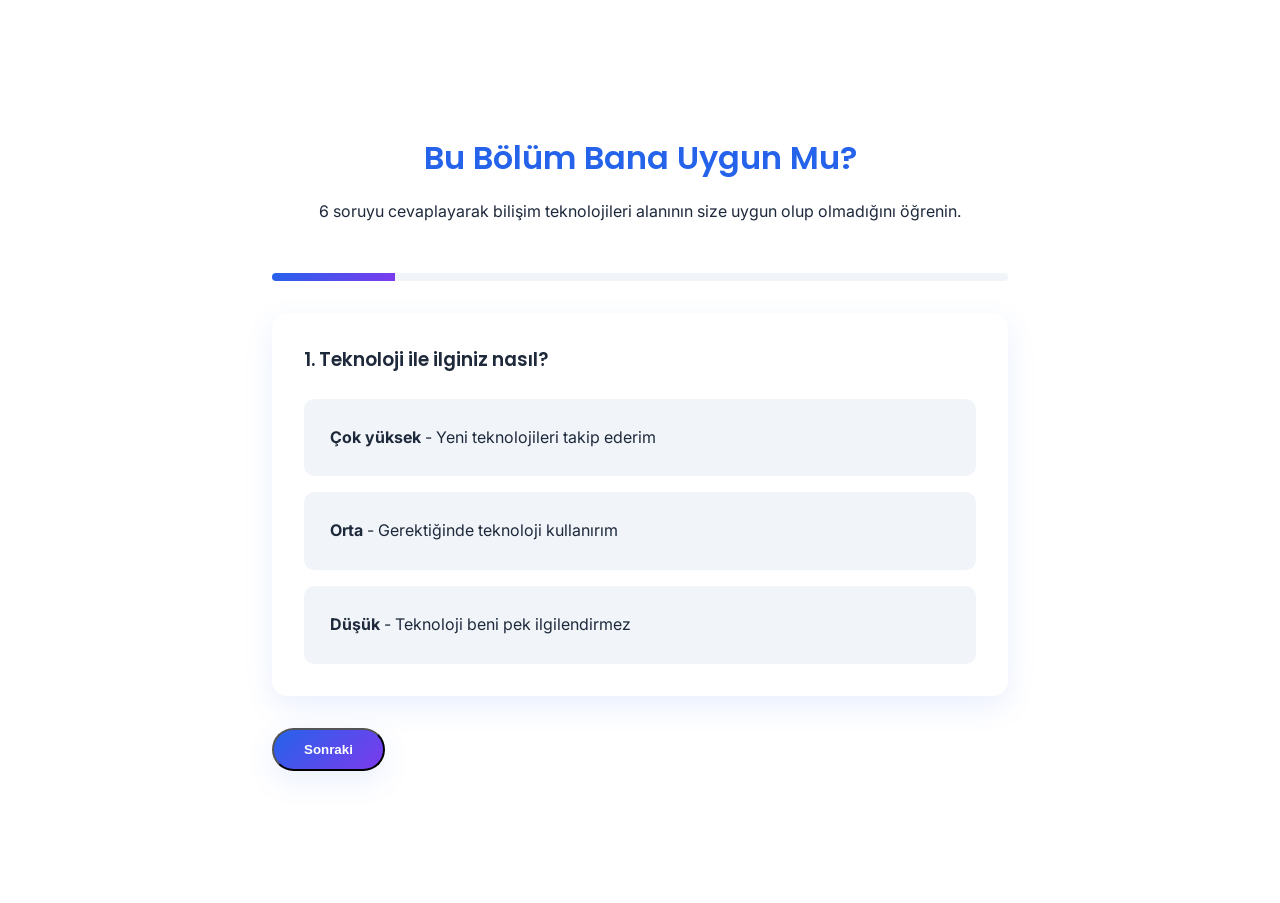
<file: test.html>
<!DOCTYPE html>
<html lang="tr">
<head>
    <meta charset="UTF-8">
    <meta name="viewport" content="width=device-width, initial-scale=1.0">
    <title>Uygunluk Testi - Bilişim Teknolojileri Alanı</title>
    <link href="https://fonts.googleapis.com/css2?family=Poppins:wght@300;400;500;600;700&family=Inter:wght@300;400;500;600&display=swap" rel="stylesheet">
    <link rel="stylesheet" href="https://cdnjs.cloudflare.com/ajax/libs/font-awesome/6.4.0/css/all.min.css">
    <link rel="stylesheet" href="css/style.css">
    <style>
        .test-container {
            max-width: 800px;
            margin: 100px auto;
            padding: 2rem;
        }
        
        .test-header {
            text-align: center;
            margin-bottom: 3rem;
        }
        
        .test-header h1 {
            color: var(--primary);
            margin-bottom: 1rem;
        }
        
        .progress-bar {
            width: 100%;
            height: 8px;
            background: var(--light);
            border-radius: 10px;
            margin-bottom: 2rem;
            overflow: hidden;
        }
        
        .progress-fill {
            height: 100%;
            background: var(--gradient);
            width: 0%;
            transition: width 0.3s;
        }
        
        .question {
            background: var(--white);
            padding: 2rem;
            border-radius: 15px;
            box-shadow: var(--shadow);
            margin-bottom: 2rem;
            display: none;
        }
        
        .question.active {
            display: block;
            animation: fadeIn 0.5s;
        }
        
        .question h3 {
            margin-bottom: 1.5rem;
            color: var(--dark);
        }
        
        .options {
            display: grid;
            gap: 1rem;
        }
        
        .option {
            padding: 1.5rem;
            background: var(--light);
            border: 2px solid transparent;
            border-radius: 10px;
            cursor: pointer;
            transition: all 0.3s;
        }
        
        .option:hover {
            border-color: var(--primary);
            transform: translateX(5px);
        }
        
        .option.selected {
            border-color: var(--primary);
            background: rgba(37, 99, 235, 0.1);
        }
        
        .nav-buttons {
            display: flex;
            justify-content: space-between;
            gap: 1rem;
        }
        
        .result {
            display: none;
            text-align: center;
            background: var(--white);
            padding: 3rem;
            border-radius: 15px;
            box-shadow: var(--shadow);
        }
        
        .result.show {
            display: block;
            animation: fadeIn 0.5s;
        }
        
        .result-icon {
            font-size: 5rem;
            margin-bottom: 1rem;
        }
        
        .result-title {
            font-size: 2.5rem;
            margin-bottom: 1rem;
            color: var(--primary);
        }
        
        .result-desc {
            color: var(--gray);
            margin-bottom: 2rem;
            font-size: 1.1rem;
        }
        
        .recommendations {
            background: var(--light);
            padding: 2rem;
            border-radius: 10px;
            margin-bottom: 2rem;
            text-align: left;
        }
        
        .recommendations h4 {
            color: var(--primary);
            margin-bottom: 1rem;
        }
        
        .recommendations ul {
            list-style: none;
        }
        
        .recommendations li {
            padding: 0.5rem 0;
            padding-left: 1.5rem;
            position: relative;
        }
        
        .recommendations li::before {
            content: '✓';
            position: absolute;
            left: 0;
            color: var(--primary);
            font-weight: bold;
        }
    </style>
</head>
<body>
    <div class="test-container">
        <div class="test-header">
            <h1>Bu Bölüm Bana Uygun Mu?</h1>
            <p>6 soruyu cevaplayarak bilişim teknolojileri alanının size uygun olup olmadığını öğrenin.</p>
        </div>
        
        <div class="progress-bar">
            <div class="progress-fill" id="progressFill"></div>
        </div>
        
        <div id="questions">
            <div class="question active" data-q="1">
                <h3>1. Teknoloji ile ilginiz nasıl?</h3>
                <div class="options">
                    <div class="option" data-value="3">
                        <strong>Çok yüksek</strong> - Yeni teknolojileri takip ederim
                    </div>
                    <div class="option" data-value="2">
                        <strong>Orta</strong> - Gerektiğinde teknoloji kullanırım
                    </div>
                    <div class="option" data-value="1">
                        <strong>Düşük</strong> - Teknoloji beni pek ilgilendirmez
                    </div>
                </div>
            </div>
            
            <div class="question" data-q="2">
                <h3>2. Problem çözme konusunda kendinizi nasıl görüyorsunuz?</h3>
                <div class="options">
                    <div class="option" data-value="3">
                        <strong>Çok iyi</strong> - Karmaşık problemleri çözmeyi severim
                    </div>
                    <div class="option" data-value="2">
                        <strong>İyi</strong> - Çoğu problemi çözebilirim
                    </div>
                    <div class="option" data-value="1">
                        <strong>Zor</strong> - Problem çözme beni zorlar
                    </div>
                </div>
            </div>
            
            <div class="question" data-q="3">
                <h3>3. Matematik ve mantık dersleri ile aranız nasıl?</h3>
                <div class="options">
                    <div class="option" data-value="3">
                        <strong>Çok iyi</strong> - Bu dersleri severim
                    </div>
                    <div class="option" data-value="2">
                        <strong>İyi</strong> - İdare ederim
                    </div>
                    <div class="option" data-value="1">
                        <strong>Zor</strong> - Bu dersler beni zorlar
                    </div>
                </div>
            </div>
            
            <div class="question" data-q="4">
                <h3>4. Yaratıcılık ve tasarım konusunda kendinizi nasıl görüyorsunuz?</h3>
                <div class="options">
                    <div class="option" data-value="3">
                        <strong>Çok yaratıcı</strong> - Tasarım yapmayı severim
                    </div>
                    <div class="option" data-value="2">
                        <strong>Orta</strong> - Bazen yaratıcı fikirlerim olur
                    </div>
                    <div class="option" data-value="1">
                        <strong>Düşük</strong> - Yaratıcılık benim alanım değil
                    </div>
                </div>
            </div>
            
            <div class="question" data-q="5">
                <h3>5. Takım çalışması konusunda nasılsınız?</h3>
                <div class="options">
                    <div class="option" data-value="3">
                        <strong>Çok iyi</strong> - Takım çalışmasını severim
                    </div>
                    <div class="option" data-value="2">
                        <strong>İyi</strong> - Takımda çalışabilirim
                    </div>
                    <div class="option" data-value="1">
                        <strong>Zor</strong> - Bireysel çalışmayı tercih ederim
                    </div>
                </div>
            </div>
            
            <div class="question" data-q="6">
                <h3>6. Sürekli öğrenme konusunda motivasyonunuz nasıl?</h3>
                <div class="options">
                    <div class="option" data-value="3">
                        <strong>Çok yüksek</strong> - Sürekli yeni şeyler öğrenmeyi severim
                    </div>
                    <div class="option" data-value="2">
                        <strong>Orta</strong> - Gerektiğinde öğrenirim
                    </div>
                    <div class="option" data-value="1">
                        <strong>Düşük</strong> - Öğrenmek beni yorar
                    </div>
                </div>
            </div>
        </div>
        
        <div class="nav-buttons">
            <button class="btn btn-outline" id="prevBtn" style="display: none;">Önceki</button>
            <button class="btn btn-primary" id="nextBtn">Sonraki</button>
        </div>
        
        <div class="result" id="result">
            <div class="result-icon" id="resultIcon"></div>
            <h2 class="result-title" id="resultTitle"></h2>
            <p class="result-desc" id="resultDesc"></p>
            <div class="recommendations" id="recommendations"></div>
            <a href="index.html" class="btn btn-primary">Ana Sayfaya Dön</a>
        </div>
    </div>

    <script>
        let currentQ = 1;
        const totalQ = 6;
        let answers = {};
        
        const questions = document.querySelectorAll('.question');
        const nextBtn = document.getElementById('nextBtn');
        const prevBtn = document.getElementById('prevBtn');
        const progressFill = document.getElementById('progressFill');
        const result = document.getElementById('result');
        
        // Update progress
        function updateProgress() {
            const progress = (currentQ / totalQ) * 100;
            progressFill.style.width = progress + '%';
        }
        
        // Show question
        function showQuestion(q) {
            questions.forEach(question => question.classList.remove('active'));
            document.querySelector(`[data-q="${q}"]`).classList.add('active');
            
            prevBtn.style.display = q > 1 ? 'block' : 'none';
            nextBtn.textContent = q === totalQ ? 'Sonuçları Gör' : 'Sonraki';
            
            updateProgress();
        }
        
        // Option selection
        document.querySelectorAll('.option').forEach(option => {
            option.addEventListener('click', function() {
                const question = this.closest('.question');
                const q = question.dataset.q;
                
                question.querySelectorAll('.option').forEach(opt => opt.classList.remove('selected'));
                this.classList.add('selected');
                
                answers[q] = parseInt(this.dataset.value);
            });
        });
        
        // Next button
        nextBtn.addEventListener('click', () => {
            if (!answers[currentQ]) {
                alert('Lütfen bir seçenek seçin.');
                return;
            }
            
            if (currentQ < totalQ) {
                currentQ++;
                showQuestion(currentQ);
            } else {
                showResults();
            }
        });
        
        // Previous button
        prevBtn.addEventListener('click', () => {
            if (currentQ > 1) {
                currentQ--;
                showQuestion(currentQ);
            }
        });
        
        // Show results
        function showResults() {
            const total = Object.values(answers).reduce((sum, val) => sum + val, 0);
            const max = totalQ * 3;
            const percentage = (total / max) * 100;
            
            document.getElementById('questions').style.display = 'none';
            document.querySelector('.nav-buttons').style.display = 'none';
            document.querySelector('.progress-bar').style.display = 'none';
            
            let resultData;
            
            if (percentage >= 80) {
                resultData = {
                    icon: '🎯',
                    title: 'Mükemmel Uyum!',
                    desc: 'Bilişim Teknolojileri alanı sizin için ideal! Teknolojiye olan ilginiz ve yetenekleriniz bu alanda başarılı olmanız için mükemmel.',
                    recommendations: [
                        'Programlama dillerini öğrenmeye başlayın',
                        'Teknoloji bloglarını takip edin',
                        'Küçük projeler geliştirin',
                        'Açık kaynak projelere katkıda bulunun'
                    ]
                };
            } else if (percentage >= 60) {
                resultData = {
                    icon: '👍',
                    title: 'İyi Uyum',
                    desc: 'Bilişim Teknolojileri alanında başarılı olabilirsiniz! Bazı alanlarda kendinizi geliştirmeniz gerekebilir.',
                    recommendations: [
                        'Matematik ve mantık becerilerinizi güçlendirin',
                        'Basit programlama örnekleriyle başlayın',
                        'Online kurslarla kendinizi geliştirin',
                        'Pratik projeler yapın'
                    ]
                };
            } else {
                resultData = {
                    icon: '🤔',
                    title: 'Dikkatli Düşünün',
                    desc: 'Bilişim Teknolojileri alanı şu anda size tam uygun görünmüyor. Ancak ilginiz varsa, eksik yönlerinizi geliştirebilirsiniz.',
                    recommendations: [
                        'Teknolojiye olan ilginizi artırmaya çalışın',
                        'Problem çözme becerilerinizi geliştirin',
                        'Basit bilgisayar uygulamalarını keşfedin',
                        'Kariyer danışmanından yardım alın'
                    ]
                };
            }
            
            document.getElementById('resultIcon').textContent = resultData.icon;
            document.getElementById('resultTitle').textContent = resultData.title;
            document.getElementById('resultDesc').textContent = resultData.desc;
            
            const recHTML = `
                <h4>Önerilerimiz:</h4>
                <ul>
                    ${resultData.recommendations.map(rec => `<li>${rec}</li>`).join('')}
                </ul>
            `;
            document.getElementById('recommendations').innerHTML = recHTML;
            
            result.classList.add('show');
        }
        
        updateProgress();
    </script>
</body>
</html>
</file>
<file: css/style.css>
/* Variables */
:root {
    --primary: #2563eb;
    --secondary: #7c3aed;
    --dark: #1e293b;
    --light: #f1f5f9;
    --white: #ffffff;
    --gray: #64748b;
    --gradient: linear-gradient(135deg, #2563eb 0%, #7c3aed 100%);
    --shadow: 0 10px 30px rgba(37, 99, 235, 0.1);
    --shadow-lg: 0 20px 40px rgba(37, 99, 235, 0.15);
}

/* Reset */
* {
    margin: 0;
    padding: 0;
    box-sizing: border-box;
}

html {
    scroll-behavior: smooth;
}

body {
    font-family: 'Inter', sans-serif;
    color: var(--dark);
    line-height: 1.6;
    overflow-x: hidden;
}

h1, h2, h3, h4, h5, h6 {
    font-family: 'Poppins', sans-serif;
    font-weight: 600;
}

.container {
    max-width: 1200px;
    margin: 0 auto;
    padding: 0 20px;
}

/* Navbar */
.navbar {
    position: fixed;
    top: 0;
    width: 100%;
    background: rgba(15, 23, 42, 0.95);
    backdrop-filter: blur(20px);
    z-index: 1000;
    padding: 0;
    border-bottom: 1px solid rgba(37, 99, 235, 0.2);
    box-shadow: 0 4px 30px rgba(0, 0, 0, 0.3);
}

.navbar .container {
    display: flex;
    justify-content: space-between;
    align-items: center;
    padding: 0.8rem 2rem;
}

.logo {
    display: flex;
    align-items: center;
    gap: 10px;
    font-size: 1.3rem;
    font-weight: 700;
    color: var(--white);
    text-decoration: none;
    font-family: 'Poppins', sans-serif;
    letter-spacing: -0.5px;
}

.logo i {
    font-size: 1.8rem;
    color: #3b82f6;
    animation: rotate 20s linear infinite;
}

@keyframes rotate {
    from { transform: rotate(0deg); }
    to { transform: rotate(360deg); }
}

.logo span {
    background: linear-gradient(135deg, #3b82f6 0%, #8b5cf6 100%);
    -webkit-background-clip: text;
    -webkit-text-fill-color: transparent;
    background-clip: text;
}

.nav-menu {
    display: flex;
    list-style: none;
    gap: 0.3rem;
    align-items: center;
    background: rgba(30, 41, 59, 0.5);
    padding: 0.4rem;
    border-radius: 50px;
    border: 1px solid rgba(59, 130, 246, 0.2);
}

.nav-link {
    text-decoration: none;
    color: rgba(255, 255, 255, 0.7);
    font-weight: 500;
    font-size: 0.9rem;
    transition: all 0.3s cubic-bezier(0.4, 0, 0.2, 1);
    padding: 0.6rem 1.2rem;
    border-radius: 25px;
    position: relative;
    white-space: nowrap;
}

.nav-link:hover {
    color: var(--white);
    background: rgba(59, 130, 246, 0.15);
}

.nav-link.active {
    background: linear-gradient(135deg, #3b82f6 0%, #8b5cf6 100%);
    color: var(--white);
    box-shadow: 0 4px 15px rgba(59, 130, 246, 0.4);
}

.nav-test {
    background: linear-gradient(135deg, #f59e0b 0%, #ef4444 100%);
    color: var(--white) !important;
    padding: 0.6rem 1.5rem;
    border-radius: 25px;
    font-weight: 600;
    box-shadow: 0 4px 15px rgba(245, 158, 11, 0.4);
    margin-left: 0.5rem;
}

.nav-test:hover {
    transform: translateY(-2px);
    box-shadow: 0 6px 20px rgba(245, 158, 11, 0.6);
    background: linear-gradient(135deg, #fbbf24 0%, #f87171 100%);
}

.hamburger {
    display: none;
    flex-direction: column;
    cursor: pointer;
    gap: 5px;
}

.hamburger span {
    width: 25px;
    height: 3px;
    background: var(--white);
    transition: all 0.3s;
    border-radius: 2px;
}

/* Hero Section */
.hero {
    min-height: 100vh;
    display: flex;
    align-items: center;
    position: relative;
    overflow: hidden;
    background: linear-gradient(135deg, rgba(30, 41, 59, 0.95) 0%, rgba(51, 65, 85, 0.9) 100%), 
                url('https://images.unsplash.com/photo-1517694712202-14dd9538aa97?w=1920&q=80') center/cover;
    padding-top: 80px;
}

.hero::before {
    content: '';
    position: absolute;
    top: 0;
    left: 0;
    right: 0;
    bottom: 0;
    background: radial-gradient(circle at 20% 50%, rgba(37, 99, 235, 0.1) 0%, transparent 50%),
                radial-gradient(circle at 80% 80%, rgba(124, 58, 237, 0.1) 0%, transparent 50%);
    animation: pulse 8s ease-in-out infinite;
}

@keyframes pulse {
    0%, 100% { opacity: 1; }
    50% { opacity: 0.8; }
}

.hero .container {
    display: grid;
    grid-template-columns: 1fr 1fr;
    gap: 4rem;
    align-items: center;
    position: relative;
    z-index: 1;
}

.hero-title {
    font-size: 3.5rem;
    line-height: 1.2;
    margin-bottom: 1.5rem;
    color: var(--white);
    text-shadow: 2px 2px 4px rgba(0, 0, 0, 0.3);
}

.gradient-text {
    background: var(--gradient);
    -webkit-background-clip: text;
    -webkit-text-fill-color: transparent;
}

.hero-subtitle {
    font-size: 1.2rem;
    color: rgba(255, 255, 255, 0.9);
    margin-bottom: 2rem;
    text-shadow: 1px 1px 2px rgba(0, 0, 0, 0.3);
}

.hero-buttons {
    display: flex;
    gap: 1rem;
    flex-wrap: wrap;
}

.btn {
    padding: 12px 30px;
    border-radius: 30px;
    text-decoration: none;
    font-weight: 600;
    transition: all 0.3s;
    display: inline-block;
}

.btn-primary {
    background: var(--gradient);
    color: var(--white);
    box-shadow: var(--shadow);
}

.btn-primary:hover {
    transform: translateY(-2px);
    box-shadow: var(--shadow-lg);
}

.btn-outline {
    border: 2px solid var(--white);
    color: var(--white);
    background: rgba(255, 255, 255, 0.1);
    backdrop-filter: blur(10px);
}

.btn-outline:hover {
    background: var(--white);
    color: var(--primary);
}

.tech-icons {
    display: grid;
    grid-template-columns: repeat(3, 1fr);
    gap: 2rem;
    position: relative;
}

.tech-icon {
    width: 80px;
    height: 80px;
    background: var(--white);
    border-radius: 15px;
    display: flex;
    align-items: center;
    justify-content: center;
    font-size: 2rem;
    color: var(--primary);
    box-shadow: var(--shadow);
    animation: float 3s ease-in-out infinite;
    animation-delay: var(--delay);
}

@keyframes float {
    0%, 100% { transform: translateY(0); }
    50% { transform: translateY(-20px); }
}

/* Skills Section */
.skills {
    padding: 5rem 0;
    background: var(--white);
}

.section-title {
    font-size: 2.5rem;
    text-align: center;
    margin-bottom: 3rem;
    position: relative;
}

.section-title::after {
    content: '';
    position: absolute;
    bottom: -10px;
    left: 50%;
    transform: translateX(-50%);
    width: 60px;
    height: 4px;
    background: var(--gradient);
    border-radius: 2px;
}

.section-subtitle {
    text-align: center;
    color: var(--gray);
    margin-bottom: 3rem;
}

.skills-grid {
    display: grid;
    grid-template-columns: repeat(auto-fit, minmax(250px, 1fr));
    gap: 2rem;
}

.skill-card {
    text-align: center;
    padding: 2rem;
    background: var(--white);
    border-radius: 15px;
    box-shadow: var(--shadow);
    transition: all 0.3s;
    cursor: pointer;
    position: relative;
    overflow: hidden;
}

.skill-card:hover {
    transform: translateY(-10px);
    box-shadow: var(--shadow-lg);
}

.skill-icon {
    width: 80px;
    height: 80px;
    margin: 0 auto 1.5rem;
    background: var(--gradient);
    border-radius: 50%;
    display: flex;
    align-items: center;
    justify-content: center;
    font-size: 2rem;
    color: var(--white);
    transition: transform 0.3s;
}

.skill-card:hover .skill-icon {
    transform: scale(1.1) rotate(5deg);
}

.skill-card h3 {
    margin-bottom: 1rem;
}

.skill-card > p {
    color: var(--gray);
}

.skill-detail {
    display: none;
    text-align: left;
    margin-top: 1.5rem;
    padding-top: 1.5rem;
    border-top: 2px solid var(--light);
    animation: fadeIn 0.5s;
}

.skill-card.active .skill-detail {
    display: block;
}

.skill-detail h4 {
    color: var(--primary);
    margin-bottom: 1rem;
}

.skill-detail p {
    color: var(--gray);
    line-height: 1.8;
    margin-bottom: 1rem;
}

.skill-detail ul {
    list-style: none;
    margin-top: 1rem;
}

.skill-detail li {
    padding: 0.5rem 0;
    padding-left: 1.5rem;
    position: relative;
    color: var(--gray);
}

.skill-detail li::before {
    content: '✓';
    position: absolute;
    left: 0;
    color: var(--primary);
    font-weight: bold;
}

/* IT Overview Section */
.it-overview {
    padding: 5rem 0;
    background: linear-gradient(135deg, #f8fafc 0%, #e2e8f0 100%);
}

.overview-header {
    text-align: center;
    margin-bottom: 4rem;
}

.overview-main {
    margin-bottom: 4rem;
}

.overview-image-large {
    width: 100%;
    height: 400px;
    border-radius: 20px;
    overflow: hidden;
    box-shadow: var(--shadow-lg);
    margin-bottom: 2rem;
}

.overview-image-large img {
    width: 100%;
    height: 100%;
    object-fit: cover;
}

.overview-text {
    max-width: 900px;
    margin: 0 auto;
}

.overview-text h3 {
    font-size: 2rem;
    color: var(--primary);
    margin-bottom: 1.5rem;
    text-align: center;
}

.overview-text p {
    font-size: 1.1rem;
    line-height: 1.8;
    color: var(--gray);
    margin-bottom: 1.5rem;
    text-align: justify;
}

.overview-grid {
    display: grid;
    grid-template-columns: repeat(4, 1fr);
    gap: 1.5rem;
    margin-top: 3rem;
}

.overview-card {
    background: var(--white);
    border-radius: 15px;
    overflow: hidden;
    box-shadow: var(--shadow);
    transition: all 0.3s;
}

.overview-card:hover {
    transform: translateY(-10px);
    box-shadow: var(--shadow-lg);
}

.overview-card-image {
    width: 100%;
    height: 200px;
    overflow: hidden;
}

.overview-card-image img {
    width: 100%;
    height: 100%;
    object-fit: cover;
    transition: transform 0.3s;
}

.overview-card:hover .overview-card-image img {
    transform: scale(1.1);
}

.overview-card-content {
    padding: 2rem;
}

.overview-icon {
    width: 70px;
    height: 70px;
    background: var(--gradient);
    border-radius: 50%;
    display: flex;
    align-items: center;
    justify-content: center;
    font-size: 1.8rem;
    color: var(--white);
    margin: -35px auto 1.5rem;
    box-shadow: 0 4px 15px rgba(37, 99, 235, 0.3);
}

.overview-card-content h4 {
    font-size: 1.3rem;
    margin-bottom: 1rem;
    text-align: center;
    color: var(--dark);
}

.overview-card-content p {
    color: var(--gray);
    line-height: 1.7;
    text-align: center;
}

/* About Field Section */
.about-field {
    padding: 5rem 0;
    background: var(--white);
}

.field-content {
    max-width: 1200px;
    margin: 0 auto;
}

.field-intro {
    display: grid;
    grid-template-columns: 1fr 1.5fr;
    gap: 3rem;
    align-items: center;
    margin-bottom: 4rem;
}

.field-intro-image {
    border-radius: 15px;
    overflow: hidden;
    box-shadow: var(--shadow-lg);
}

.field-intro-image img {
    width: 100%;
    height: 100%;
    object-fit: cover;
}

.field-intro-text p {
    font-size: 1.1rem;
    line-height: 1.8;
    color: var(--gray);
    margin-bottom: 1.5rem;
    text-align: justify;
}

.field-features {
    margin-bottom: 4rem;
}

.field-features h3 {
    font-size: 2rem;
    color: var(--primary);
    text-align: center;
    margin-bottom: 3rem;
}

.why-cards-grid {
    display: grid;
    grid-template-columns: repeat(4, 1fr);
    gap: 1.5rem;
}

.why-card-compact {
    background: var(--white);
    border-radius: 15px;
    box-shadow: var(--shadow);
    overflow: hidden;
    transition: all 0.3s;
    cursor: pointer;
}

.why-card-compact:hover {
    transform: translateY(-5px);
    box-shadow: var(--shadow-lg);
}

.why-card-image {
    width: 100%;
    height: 180px;
    overflow: hidden;
}

.why-card-image img {
    width: 100%;
    height: 100%;
    object-fit: cover;
    transition: transform 0.3s;
}

.why-card-compact:hover .why-card-image img {
    transform: scale(1.1);
}

.why-card-header {
    padding: 1.5rem 2rem;
    text-align: center;
    position: relative;
}

.why-card-icon {
    width: 60px;
    height: 60px;
    background: var(--gradient);
    border-radius: 50%;
    display: flex;
    align-items: center;
    justify-content: center;
    font-size: 1.5rem;
    color: var(--white);
    margin: -30px auto 1rem;
    box-shadow: 0 4px 15px rgba(37, 99, 235, 0.3);
}

.why-card-header h4 {
    font-size: 1.2rem;
    color: var(--dark);
    margin-bottom: 0.5rem;
}

.toggle-icon {
    position: absolute;
    bottom: 1rem;
    left: 50%;
    transform: translateX(-50%);
    color: var(--primary);
    font-size: 1.2rem;
    transition: transform 0.3s;
}

.why-card-compact.active .toggle-icon {
    transform: translateX(-50%) rotate(180deg);
}

.why-card-detail {
    max-height: 0;
    overflow: hidden;
    transition: max-height 0.3s ease;
    padding: 0 2rem;
}

.why-card-compact.active .why-card-detail {
    max-height: 500px;
    padding: 0 2rem 2rem;
}

.why-card-detail p {
    color: var(--gray);
    line-height: 1.7;
    margin-bottom: 1rem;
    font-size: 0.95rem;
}

.why-card-detail ul {
    list-style: none;
}

.why-card-detail li {
    padding: 0.4rem 0;
    padding-left: 1.5rem;
    position: relative;
    color: var(--gray);
    font-size: 0.9rem;
}

.why-card-detail li::before {
    content: '✓';
    position: absolute;
    left: 0;
    color: var(--primary);
    font-weight: bold;
}

.features-grid {
    display: grid;
    gap: 3rem;
}

.feature-card {
    background: var(--light);
    border-radius: 15px;
    overflow: hidden;
    box-shadow: var(--shadow);
    display: grid;
    grid-template-columns: 400px 1fr;
    gap: 2rem;
    transition: all 0.3s;
}

.feature-card:hover {
    box-shadow: var(--shadow-lg);
}

.feature-image {
    width: 100%;
    height: 100%;
    overflow: hidden;
}

.feature-image img {
    width: 100%;
    height: 100%;
    object-fit: cover;
    transition: transform 0.3s;
}

.feature-card:hover .feature-image img {
    transform: scale(1.05);
}

.feature-content {
    padding: 2rem 2rem 2rem 0;
}

.feature-icon {
    width: 60px;
    height: 60px;
    background: var(--gradient);
    border-radius: 50%;
    display: flex;
    align-items: center;
    justify-content: center;
    font-size: 1.5rem;
    color: var(--white);
    margin-bottom: 1.5rem;
    box-shadow: 0 4px 15px rgba(37, 99, 235, 0.3);
}

.feature-content h4 {
    font-size: 1.5rem;
    margin-bottom: 1rem;
    color: var(--dark);
}

.feature-content p {
    color: var(--gray);
    line-height: 1.8;
    margin-bottom: 1.5rem;
}

.feature-content ul {
    list-style: none;
    display: grid;
    grid-template-columns: repeat(2, 1fr);
    gap: 0.8rem;
}

.feature-content li {
    padding: 0.5rem 0;
    padding-left: 1.5rem;
    position: relative;
    color: var(--gray);
}

.feature-content li::before {
    content: '✓';
    position: absolute;
    left: 0;
    color: var(--primary);
    font-weight: bold;
    font-size: 1.2rem;
}

.field-suitability {
    display: grid;
    grid-template-columns: 1.5fr 1fr;
    gap: 3rem;
    align-items: center;
    margin-bottom: 4rem;
    padding: 2rem 3rem;
    background: linear-gradient(135deg, rgba(37, 99, 235, 0.05) 0%, rgba(124, 58, 237, 0.05) 100%);
    border-radius: 15px;
}

.suitability-content h3 {
    font-size: 1.8rem;
    color: var(--primary);
    margin-bottom: 1.5rem;
}

.suitability-grid {
    display: grid;
    gap: 0.6rem;
}

.suitability-item {
    display: flex;
    align-items: flex-start;
    gap: 0.8rem;
    padding: 0.8rem;
    background: var(--white);
    border-radius: 10px;
    box-shadow: 0 2px 10px rgba(0, 0, 0, 0.05);
}

.suitability-item i {
    color: var(--primary);
    font-size: 1.2rem;
    margin-top: 0.1rem;
    flex-shrink: 0;
}

.suitability-item p {
    color: var(--gray);
    line-height: 1.5;
    margin: 0;
    font-size: 0.95rem;
}

.suitability-image {
    border-radius: 15px;
    overflow: hidden;
    box-shadow: var(--shadow-lg);
}

.suitability-image img {
    width: 100%;
    height: 100%;
    object-fit: cover;
}

.field-future {
    margin-top: 4rem;
}

.field-future h3 {
    font-size: 2rem;
    color: var(--primary);
    text-align: center;
    margin-bottom: 3rem;
}

.future-grid {
    display: grid;
    grid-template-columns: repeat(2, 1fr);
    gap: 3rem;
}

.future-card {
    background: var(--light);
    border-radius: 15px;
    padding: 2rem;
    box-shadow: var(--shadow);
    transition: all 0.3s;
}

.future-card:hover {
    transform: translateY(-5px);
    box-shadow: var(--shadow-lg);
}

.future-icon {
    width: 70px;
    height: 70px;
    background: var(--gradient);
    border-radius: 50%;
    display: flex;
    align-items: center;
    justify-content: center;
    font-size: 1.8rem;
    color: var(--white);
    margin-bottom: 1.5rem;
    box-shadow: 0 4px 15px rgba(37, 99, 235, 0.3);
}

.future-card h4 {
    font-size: 1.5rem;
    margin-bottom: 1.5rem;
    color: var(--dark);
}

.future-image {
    width: 100%;
    height: 200px;
    border-radius: 10px;
    overflow: hidden;
    margin-bottom: 1.5rem;
    box-shadow: 0 4px 15px rgba(0, 0, 0, 0.1);
}

.future-image img {
    width: 100%;
    height: 100%;
    object-fit: cover;
}

.future-card p {
    color: var(--gray);
    line-height: 1.8;
    margin-bottom: 1.5rem;
}

.future-card ul {
    list-style: none;
    display: grid;
    grid-template-columns: repeat(2, 1fr);
    gap: 0.5rem;
}

.future-card li {
    padding: 0.5rem 0;
    padding-left: 1.5rem;
    position: relative;
    color: var(--gray);
    font-size: 0.95rem;
}

.future-card li::before {
    content: '→';
    position: absolute;
    left: 0;
    color: var(--primary);
    font-weight: bold;
}

.future-note {
    margin-top: 1.5rem;
    padding: 1rem;
    background: rgba(37, 99, 235, 0.1);
    border-left: 4px solid var(--primary);
    border-radius: 5px;
    font-weight: 600;
    color: var(--primary);
}

/* About Section */
.about {
    padding: 5rem 0;
    background: var(--light);
}

.about-content {
    display: grid;
    grid-template-columns: 1fr 1.5fr;
    gap: 4rem;
    align-items: start;
}

.about-image {
    position: sticky;
    top: 100px;
}

.about-image img {
    width: 100%;
    border-radius: 15px;
    box-shadow: var(--shadow-lg);
}

.about-text h2 {
    margin-bottom: 1.5rem;
}

.about-text h3 {
    color: var(--primary);
    margin: 2rem 0 1rem;
    font-size: 1.5rem;
}

.about-text p {
    color: var(--gray);
    margin-bottom: 1.5rem;
    line-height: 1.8;
}

.about-features {
    margin: 2rem 0;
}

.feature-item {
    display: flex;
    align-items: flex-start;
    gap: 1rem;
    margin-bottom: 1.5rem;
    padding: 1rem;
    background: var(--white);
    border-radius: 10px;
    box-shadow: 0 2px 10px rgba(0, 0, 0, 0.05);
}

.feature-item i {
    color: var(--primary);
    font-size: 1.5rem;
    margin-top: 0.2rem;
}

.feature-item strong {
    display: block;
    color: var(--dark);
    margin-bottom: 0.3rem;
}

.feature-item span {
    color: var(--gray);
    line-height: 1.6;
}

.about-list {
    list-style: none;
    margin-top: 1rem;
}

.about-list li {
    padding: 0.7rem 0;
    padding-left: 1.5rem;
    position: relative;
    color: var(--gray);
    line-height: 1.6;
}

.about-list li::before {
    content: '→';
    position: absolute;
    left: 0;
    color: var(--primary);
    font-weight: bold;
}

/* Courses Section */
.courses {
    padding: 5rem 0;
    background: var(--white);
}

.tabs {
    display: flex;
    justify-content: center;
    gap: 1rem;
    margin-bottom: 3rem;
    flex-wrap: wrap;
}

.tab-btn {
    padding: 12px 24px;
    border: 2px solid var(--primary);
    background: transparent;
    color: var(--primary);
    border-radius: 25px;
    cursor: pointer;
    font-weight: 600;
    transition: all 0.3s;
}

.tab-btn.active,
.tab-btn:hover {
    background: var(--primary);
    color: var(--white);
}

.tab-pane {
    display: none;
}

.tab-pane.active {
    display: block;
    animation: fadeIn 0.5s;
}

@keyframes fadeIn {
    from { opacity: 0; transform: translateY(20px); }
    to { opacity: 1; transform: translateY(0); }
}

.courses-grid {
    display: grid;
    grid-template-columns: repeat(auto-fit, minmax(300px, 1fr));
    gap: 2rem;
}

.course-card {
    background: var(--white);
    padding: 2rem;
    border-radius: 15px;
    box-shadow: var(--shadow);
    border-left: 4px solid var(--primary);
    transition: all 0.3s;
}

.course-card:hover {
    transform: translateY(-5px);
    box-shadow: var(--shadow-lg);
}

.course-icon {
    width: 60px;
    height: 60px;
    background: var(--gradient);
    border-radius: 50%;
    display: flex;
    align-items: center;
    justify-content: center;
    font-size: 1.5rem;
    color: var(--white);
    margin-bottom: 1.5rem;
}

.course-card h3 {
    margin-bottom: 1rem;
}

.course-card p {
    color: var(--gray);
    margin-bottom: 1.5rem;
}

.course-tags {
    display: flex;
    gap: 0.5rem;
    flex-wrap: wrap;
}

.tag {
    background: var(--light);
    color: var(--primary);
    padding: 4px 12px;
    border-radius: 15px;
    font-size: 0.85rem;
    font-weight: 500;
}

/* Workshops Section */
.workshops {
    padding: 5rem 0;
    background: var(--light);
}

.workshops-grid {
    display: grid;
    grid-template-columns: repeat(auto-fit, minmax(350px, 1fr));
    gap: 2rem;
}

.workshop-card {
    background: var(--white);
    border-radius: 15px;
    box-shadow: var(--shadow);
    overflow: hidden;
    transition: all 0.3s;
}

.workshop-card:hover {
    transform: translateY(-10px);
    box-shadow: var(--shadow-lg);
}

.workshop-image {
    width: 100%;
    height: 200px;
    overflow: hidden;
}

.workshop-image img {
    width: 100%;
    height: 100%;
    object-fit: cover;
    transition: transform 0.3s;
}

.workshop-card:hover .workshop-image img {
    transform: scale(1.1);
}

.workshop-icon {
    width: 80px;
    height: 80px;
    background: var(--gradient);
    border-radius: 50%;
    display: flex;
    align-items: center;
    justify-content: center;
    font-size: 2rem;
    color: var(--white);
    margin: -40px auto 1.5rem;
    box-shadow: 0 4px 15px rgba(37, 99, 235, 0.3);
}

.workshop-card h3,
.workshop-card p,
.workshop-card ul {
    padding: 0 2rem;
}

.workshop-card h3 {
    margin-bottom: 1rem;
    text-align: center;
}

.workshop-card p {
    color: var(--gray);
    margin-bottom: 1.5rem;
    text-align: center;
}

.workshop-card ul {
    list-style: none;
    padding-bottom: 2rem;
}

.workshop-card li {
    padding: 0.5rem 0;
    padding-left: 1.5rem;
    position: relative;
}

.workshop-card li::before {
    content: '✓';
    position: absolute;
    left: 0;
    color: var(--primary);
    font-weight: bold;
}

/* Projects Section */
.projects {
    padding: 5rem 0;
    background: var(--light);
}

.project-filters {
    display: flex;
    justify-content: center;
    gap: 1rem;
    margin-bottom: 3rem;
    flex-wrap: wrap;
}

.filter-btn {
    padding: 8px 20px;
    border: 1px solid var(--primary);
    background: transparent;
    color: var(--primary);
    border-radius: 20px;
    cursor: pointer;
    font-weight: 500;
    transition: all 0.3s;
}

.filter-btn.active,
.filter-btn:hover {
    background: var(--primary);
    color: var(--white);
}

.projects-grid {
    display: grid;
    grid-template-columns: repeat(auto-fit, minmax(300px, 1fr));
    gap: 2rem;
}

.project-card {
    background: var(--white);
    border-radius: 15px;
    overflow: hidden;
    box-shadow: var(--shadow);
    transition: all 0.3s;
}

.project-card:hover {
    transform: translateY(-10px);
    box-shadow: var(--shadow-lg);
}

.project-image {
    height: 200px;
    background: var(--gradient);
    display: flex;
    align-items: center;
    justify-content: center;
    font-size: 3rem;
    color: var(--white);
}

.project-content {
    padding: 1.5rem;
}

.project-content h3 {
    margin-bottom: 1rem;
}

.project-content p {
    color: var(--gray);
    margin-bottom: 1rem;
}

.project-tags {
    display: flex;
    gap: 0.5rem;
    flex-wrap: wrap;
}

.project-tags span {
    background: var(--light);
    color: var(--primary);
    padding: 4px 12px;
    border-radius: 15px;
    font-size: 0.85rem;
    font-weight: 500;
}

/* Why Section */
.why {
    padding: 5rem 0;
    background: var(--white);
}

.why-grid {
    display: grid;
    grid-template-columns: repeat(auto-fit, minmax(250px, 1fr));
    gap: 2rem;
}

.why-card {
    background: var(--white);
    border-radius: 15px;
    box-shadow: var(--shadow);
    overflow: hidden;
    transition: all 0.3s;
}

.why-card:hover {
    transform: translateY(-10px);
    box-shadow: var(--shadow-lg);
}

.why-image {
    width: 100%;
    height: 180px;
    overflow: hidden;
}

.why-image img {
    width: 100%;
    height: 100%;
    object-fit: cover;
    transition: transform 0.3s;
}

.why-card:hover .why-image img {
    transform: scale(1.1);
}

.why-icon {
    width: 70px;
    height: 70px;
    background: var(--gradient);
    border-radius: 50%;
    display: flex;
    align-items: center;
    justify-content: center;
    font-size: 1.8rem;
    color: var(--white);
    margin: -35px auto 1.5rem;
    box-shadow: 0 4px 15px rgba(37, 99, 235, 0.3);
}

.why-card h3,
.why-card p {
    padding: 0 2rem;
}

.why-card h3 {
    margin-bottom: 1rem;
    text-align: center;
}

.why-card p {
    color: var(--gray);
    padding-bottom: 2rem;
    text-align: center;
}

/* Contact Section */
.contact {
    padding: 5rem 0;
    background: var(--light);
}

.contact-grid {
    display: grid;
    grid-template-columns: 1fr 1fr;
    gap: 3rem;
}

.contact-info {
    display: grid;
    gap: 1.5rem;
}

.info-card {
    background: var(--white);
    padding: 1.5rem;
    border-radius: 15px;
    box-shadow: var(--shadow);
    display: flex;
    align-items: flex-start;
    gap: 1rem;
}

.info-card i {
    font-size: 1.5rem;
    color: var(--primary);
    margin-top: 0.2rem;
}

.info-card h4 {
    margin-bottom: 0.5rem;
}

.info-card p {
    color: var(--gray);
}

.contact-map {
    border-radius: 15px;
    overflow: hidden;
    box-shadow: var(--shadow);
    height: 100%;
    min-height: 400px;
}

/* Footer */
.footer {
    background: var(--dark);
    color: var(--white);
    padding: 3rem 0 1rem;
}

.footer-content {
    display: grid;
    grid-template-columns: repeat(auto-fit, minmax(250px, 1fr));
    gap: 2rem;
    margin-bottom: 2rem;
}

.footer-section h3,
.footer-section h4 {
    margin-bottom: 1rem;
}

.footer-section p {
    color: var(--gray);
}

.footer-section ul {
    list-style: none;
}

.footer-section ul li {
    margin-bottom: 0.5rem;
}

.footer-section ul li a {
    color: var(--gray);
    text-decoration: none;
    transition: color 0.3s;
}

.footer-section ul li a:hover {
    color: var(--primary);
}

.social-links {
    display: flex;
    gap: 1rem;
}

.social-links a {
    width: 40px;
    height: 40px;
    background: var(--gradient);
    border-radius: 50%;
    display: flex;
    align-items: center;
    justify-content: center;
    color: var(--white);
    text-decoration: none;
    transition: transform 0.3s;
}

.social-links a:hover {
    transform: translateY(-3px);
}

.footer-bottom {
    border-top: 1px solid rgba(255, 255, 255, 0.1);
    padding-top: 2rem;
    text-align: center;
    color: var(--gray);
}

/* Responsive */
@media (max-width: 768px) {
    .hamburger {
        display: flex;
    }

    .nav-menu {
        position: fixed;
        top: 65px;
        left: -100%;
        width: 100%;
        height: calc(100vh - 65px);
        background: rgba(15, 23, 42, 0.98);
        backdrop-filter: blur(20px);
        flex-direction: column;
        padding: 2rem;
        transition: left 0.3s;
        gap: 0.5rem;
        border-radius: 0;
        border: none;
    }
    
    .nav-link {
        width: 100%;
        text-align: center;
        padding: 1rem;
    }
    
    .nav-test {
        margin-left: 0;
        margin-top: 1rem;
    }

    .nav-menu.active {
        left: 0;
    }

    .hero .container {
        grid-template-columns: 1fr;
        text-align: center;
    }

    .hero-title {
        font-size: 2.5rem;
    }

    .hero-buttons {
        justify-content: center;
    }

    .about-content {
        grid-template-columns: 1fr;
    }
    
    .about-image {
        position: relative;
        top: 0;
    }

    .contact-grid {
        grid-template-columns: 1fr;
    }

    .section-title {
        font-size: 2rem;
    }
    
    .skill-card.active {
        grid-column: 1;
    }

    .why-cards-grid {
        grid-template-columns: repeat(2, 1fr);
    }
}
</file>
